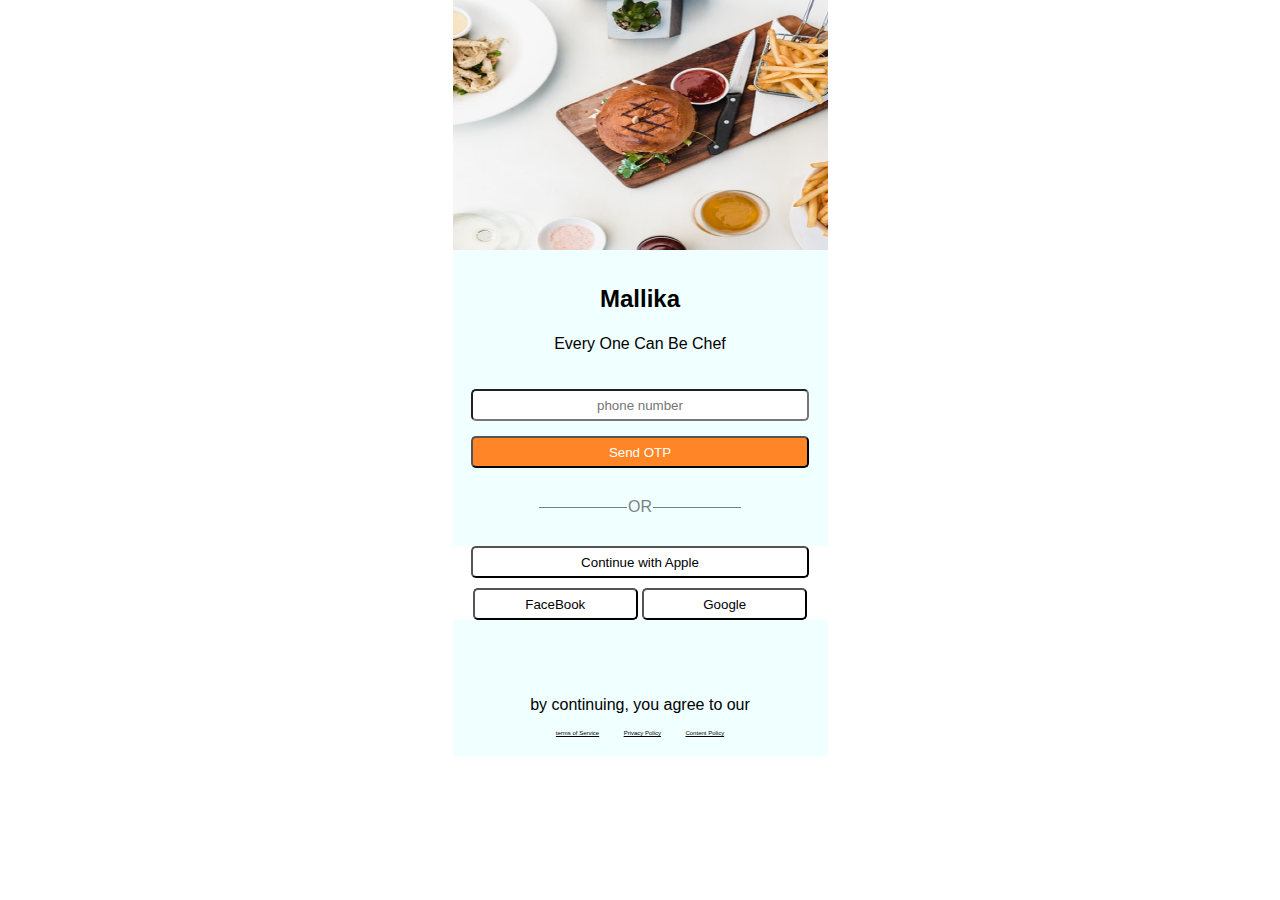
<file: index.html>
<!DOCTYPE html>
<html lang="en">
  <head>
    <meta charset="UTF-8" />
    <link
      rel="stylesheet"
      href="https://cdnjs.cloudflare.com/ajax/libs/font-awesome/4.7.0/css/font-awesome.min.css"
    />
    <meta http-equiv="X-UA-Compatible" content="IE=edge" />
    <meta name="viewport" content="width=device-width, initial-scale=1.0" />
    <link rel="stylesheet" href="style.css" />
    <title>Authnitication Page</title>
  </head>
  <body>
    <div class="container">
      <header>
        <img src="auth.png" alt="Authnitication header image" />
        <h2>Mallika</h2>
        <p>Every One Can Be Chef</p>
      </header>
      <article>
        <form
          id="login"
          onsubmit="process(event)"
          action="/community/community.html"
        >
          <input
            id="phone"
            type="tel"
            name="phone"
            placeholder="phone number"
          />
          <input type="submit" class="btn" value="Send OTP" />
        </form>
        <div class="separator">
          <div class="line"></div>
          <span>OR</span>
          <div class="line"></div>
        </div>
        <div class="buttons">
          <button class="apple">Continue with Apple</button>
          <button class="facebook">FaceBook</button>
          <button class="google">Google</button>
        </div>
      </article>
      <footer>
        <p>by continuing, you agree to our</p>
        <ol>
          <li id="#">terms of Service</li>
          <li id="#">Privacy Policy</li>
          <li id="#">Content Policy</li>
        </ol>
      </footer>
    </div>
  </body>
</html>
</file>
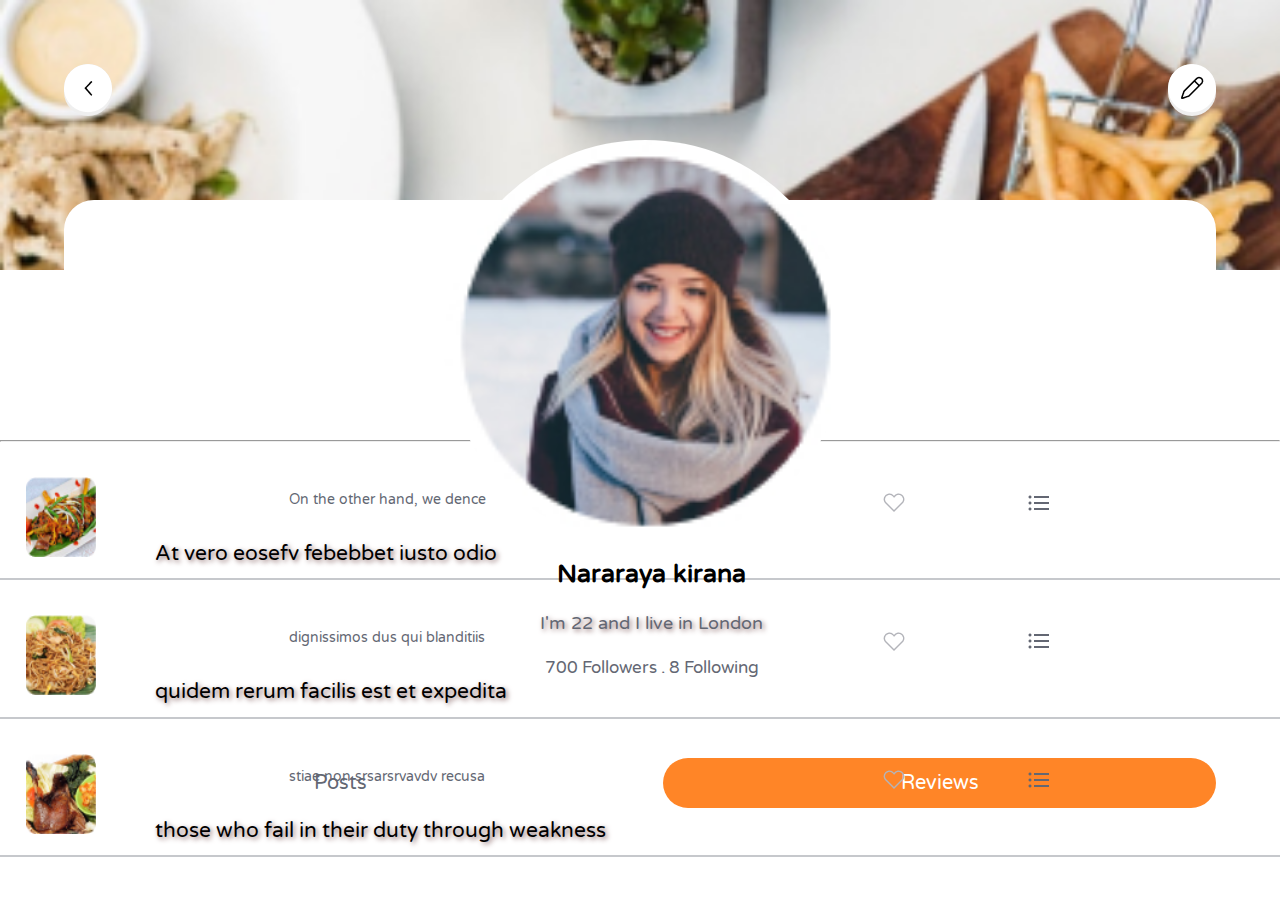
<file: account/account.html>
<!DOCTYPE html>
<html lang="en">
  <head>
    <meta charset="UTF-8" />
    <meta http-equiv="X-UA-Compatible" content="IE=edge" />
    <meta name="viewport" content="width=device-width, initial-scale=1.0" />
    <title>Document</title>
    <link rel="stylesheet" href="/account/account.css" />
    <link
      href="https://fonts.googleapis.com/css2?family=Cormorant+Garamond:ital,wght@1,500&family=Lobster&family=Varela+Round&display=swap"
      rel="stylesheet"
    />
  </head>
  <body>
    <header class="header">
      <div class="btn-header-continar">
        <button class="btn-header">
          <img src="img/back.png" alt="back" />
        </button>
        <button class="btn-header">
          <img src="img/edit.png" alt="edit" />
        </button>
      </div>
    </header>

    <section class="info">
      <figure class="avatar">
        <img src="/account/img/avatar.jpg" alt="Avatar" />
      </figure>

      <div class="name-and-info">
        <p class="name">Nararaya kirana</p>
        <p class="info-personal">I'm 22 and I live in London</p>
        <p class="number-followers">700 Followers . 8 Following</p>
      </div>
      <div class="btn-section1-continar">
        <button class="posts">Posts</button>
        <button class="reviews">Reviews</button>
      </div>
    </section>
    <hr />
    <!--********************start list item ***********************-->
        <!--*****************-->
    <!--********************start item 1***********************-->
    <section class="item">
      <div>
        <img
          id="image-item"
          src="img/item1.jpg"
          alt="item1"
          height="80px"
          width="70px"
        />
      </div>
      <div class="content">
        <div class="top-content">
          <p>On the other hand, we dence</p>
          <div class="button-for-item">
            <button><img src="img/heart.png" alt="" /></button>
            <button><img src="img/icons8-list-24.png" alt="" /></button>
          </div>
        </div>
        <p class="bottom-content">At vero eosefv febebbet iusto odio</p>
      </div>
    </section>
    <!--******************end item 2*************************-->

    <section class="item">
      <div>
        <img
          id="image-item"
          src="img/item2.jpg"
          alt="item1"
          height="80px"
          width="70px"
        />
      </div>
      <div class="content">
        <div class="top-content">
          <p>dignissimos dus qui blanditiis</p>
          <div class="button-for-item">
            <button><img src="img/heart.png" alt="" /></button>
            <button><img src="img/icons8-list-24.png" alt="" /></button>
          </div>
        </div>
        <p class="bottom-content">quidem rerum facilis est et expedita</p>
      </div>
    </section>

    <!--*********************start item 3**********************-->
    <section class="item">
      <div>
        <img
          id="image-item"
          src="img/item3.jpg"
          alt="item1"
          height="80px"
          width="70px"
        />
      </div>
      <div class="content">
        <div class="top-content">
          <p>stiae non srsarsrvavdv recusa</p>
          <div class="button-for-item">
            <button><img src="img/heart.png" alt="" /></button>
            <button><img src="img/icons8-list-24.png" alt="" /></button>
          </div>
        </div>
        <p class="bottom-content">
          those who fail in their duty through weakness
        </p>
      </div>
    </section>
    <!--******************end list item*************************-->
  </body>
</html>
</file>
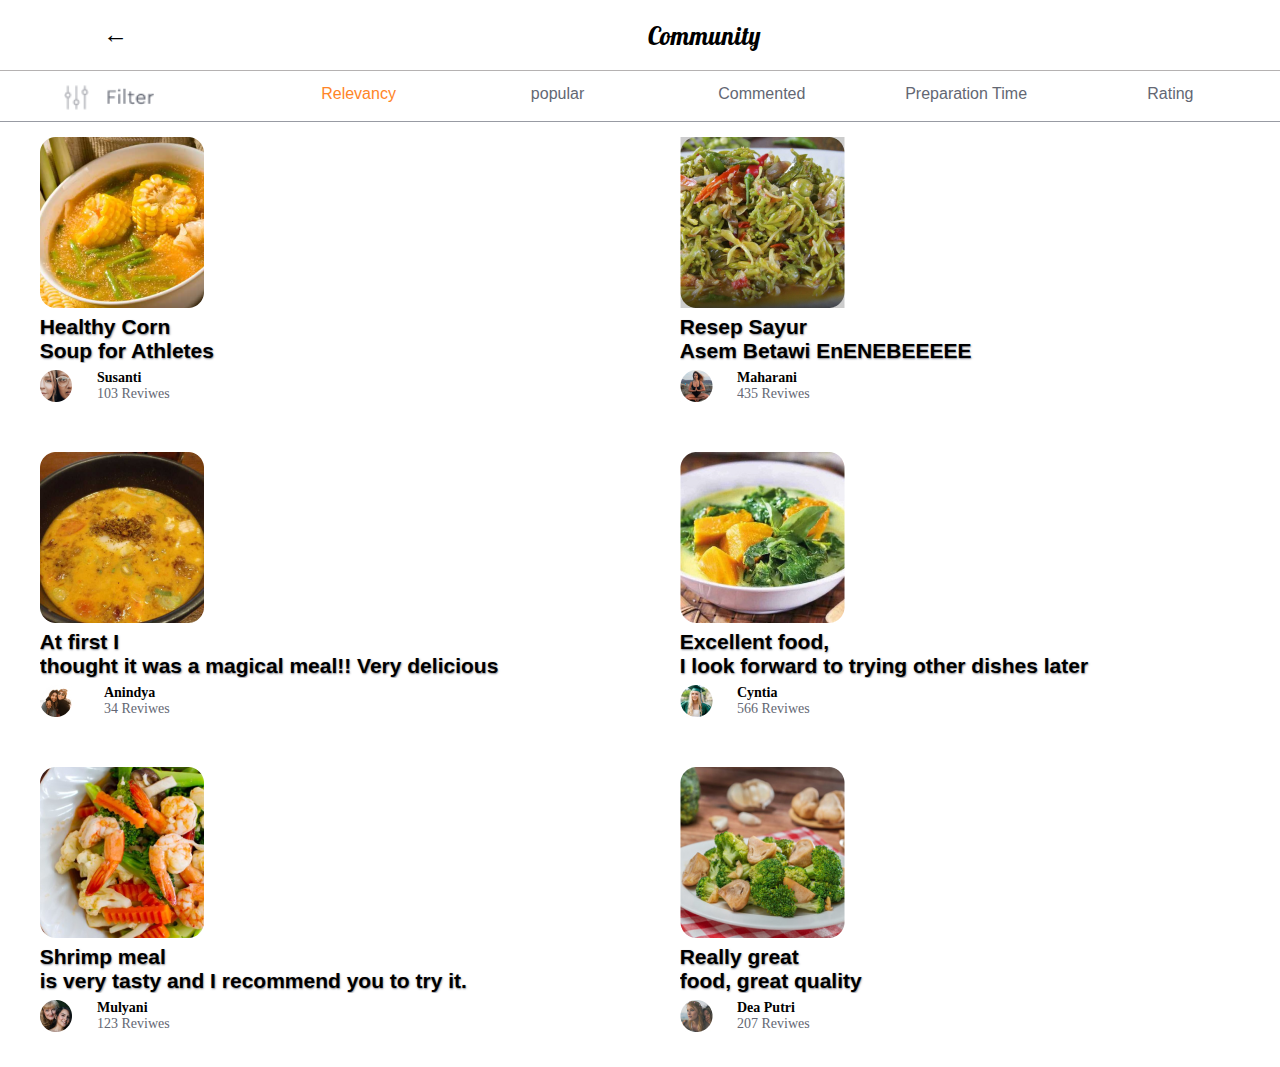
<file: community/community.html>
<!DOCTYPE html>
<html lang="en">
  <head>
    <meta charset="UTF-8" />
    <meta http-equiv="X-UA-Compatible" content="IE=edge" />
    <meta name="viewport" content="width=device-width, initial-scale=1.0" />
    <title>Food App</title>
    <link rel="stylesheet" href="community.css" />
    <link rel="preconnect" href="https://fonts.googleapis.com" />
    <link rel="preconnect" href="https://fonts.gstatic.com" crossorigin />
    <link
      href="https://fonts.googleapis.com/css2?family=Lobster&display=swap"
      rel="stylesheet"
    />
  </head>
  <body>
    <!--Start Header-->
    <header class="header">
      <p class="continer-for-link-a"><a href="/index.html"> &larr; </a></p>
      <p class="header-community">Community</p>
    </header>
    <!--End Header-->
    <!--Start filter-->

    <section class="section-for-filter">
      <nav id="my-filter-container">
        <img
          src="img/icon filter.png"
          alt="img filter"
          class="icon-filter"
          width="90px"
          height="25"
        />
        <button class="btn-on-active" type="button">Relevancy</button>
        <button class="btn" type="button">popular</button>
        <button class="btn" type="button">Commented</button>
        <button class="btn" type="button">Preparation Time</button>
        <button class="btn" type="button">Rating</button>
      </nav>
    </section>
    <!--End Filter-->

    <main>
      <!--**************meal 1**************-->

      <div class="container-for-all-meals">
      <section class="meal-1">
        <figure>
          <a href="/details/details.html">   <img src="img/meal-1.png" alt="meal1" ></a>
         <img class ="heart" src="img/heart.png" alt="heart">
        </figure>
        <p class="meal-name" >
          Healthy Corn <br />
          Soup for Athletes
        </p>

        <div class="reviwes-for-meal">
          <figure class="figure-for-avater-for-reviewer">
            <img class="avater-for-reviewer" src="img/Avatar1.png" alt="avatar" />
          </figure>
          <p class="name-for-reviewer ">Susanti <br /><span class="number-of-reviwes">103 Reviwes<span></p>
        </div>
      </section>
<!--**************meal 2**************-->

<section class="meal-1">

  <figure>
    <img src="img/meal-2.jpg" alt="meal2" >
   <img class ="heart" src="img/heart.png" alt="heart">
  </figure>

  <p class="meal-name" >
    Resep Sayur<br />
    Asem Betawi EnENEBEEEEE
  </p>

  <div class="reviwes-for-meal">
    <figure class="figure-for-avater-for-reviewer">
      <img class="avater-for-reviewer" src="img/Avatar2.jpg" alt="avatar" />
    </figure>
    <p class="name-for-reviewer ">Maharani <br /><span class="number-of-reviwes">435 Reviwes<span></p>
  </div>
</section>

<!--*************meal 3***************-->
<section class="meal-1">
  <figure>
    <img src="img/meal-3.png" alt="meal3" >
  <img class ="heart" src="img/heart.png" alt="heart">
  </figure>
  <p class="meal-name" >
    At first I <br/>
    thought it was a magical meal!! Very delicious
  </p>

  <div class="reviwes-for-meal">
    <figure class="figure-for-avater-for-reviewer">
      <img class="avater-for-reviewer" src="img/Avatar3.jpg" alt="avatar" />
    </figure>
    <p class="name-for-reviewer ">Anindya <br /><span class="number-of-reviwes">34 Reviwes<span></p>
  </div>
</section>
<!--************* meal 4 ***************-->
<section class="meal-1">
  <figure>
    <img src="img/meal-4.png" alt="meal4" >
   <img class ="heart" src="img/heart.png" alt="heart">
  </figure>
  <p class="meal-name" >
    Excellent food,  <br />
    I look forward to trying other dishes later
  </p>

  <div class="reviwes-for-meal">
    <figure class="figure-for-avater-for-reviewer">
      <img class="avater-for-reviewer" src="img/Avatar4.jpg" alt="avatar" />
    </figure>
    <p class="name-for-reviewer ">Cyntia <br /><span class="number-of-reviwes">566 Reviwes<span></p>
  </div>
</section>
<!--************meal 5****************-->
<section class="meal-1">
  <figure>
    <img src="img/meal-5.png" alt="meal5" >
  <img class ="heart" src="img/heart.png" alt="heart">
  </figure>
  <p class="meal-name" >
    Shrimp meal <br />
    is very tasty and I recommend you to try it.
  </p>


  <div class="reviwes-for-meal">
    <figure class="figure-for-avater-for-reviewer">
      <img class="avater-for-reviewer" src="img/Avatar5.jpg" alt="avatar" />
    </figure>
    <p class="name-for-reviewer ">Mulyani <br /><span class="number-of-reviwes">123 Reviwes<span></p>
  </div>
</section>
<!--**************meal 6 **************-->
<section class="meal-1">
  <figure>
    <img src="img/meal-6.png" alt="meal-6" >
  <img class ="heart" src="img/heart.png" alt="heart">
  </figure>
  <p class="meal-name" >
    Really great <br />
   food, great quality
  </p>

  <div class="reviwes-for-meal">
    <figure class="figure-for-avater-for-reviewer">
      <img class="avater-for-reviewer" src="img/Avatar6.jpg" alt="avatar" />
    </figure>
    <p class="name-for-reviewer ">Dea Putri <br /><span class="number-of-reviwes">207 Reviwes<span></p>
  </div>
</section>

    </div>
    </main>
  </body>
</html>
</file>
<file: style.css>
* {
  box-sizing: border-box;
  margin: auto;
  padding: 0;
  font-family: "Varela Round", sans-serif;
}

body {
  /* display: flex; */
  width: 375px;
  height: 812px;
}

.container {
  margin: 0;
  padding: 0;
  width: auto;
  background-color: azure;
}

header {
  text-align: center;
  margin-bottom: 30px;
}

header h2,
p {
  padding: 6px;
  margin-top: 10px;
}
header img {
  margin: 0;
  margin-bottom: 15px;
  width: 375px;
  height: 250px;
}

article {
  text-align: center;
}

form {
  /* display: block; */
  text-align: center;
}
#phone {
  display: block;
  margin: auto;
  margin-bottom: 5px;
  text-align: center;
  width: 90%;
  height: 2rem;
  border-radius: 5px;
}

article .btn {
  text-align: center;
  margin-top: 10px;
  width: 90%;
  height: 2rem;
  color: white;
  background-color: #ff8527;
  border-radius: 5px;
}
hr {
  margin: 50px;
  width: 70%;
}

.separator {
  display: flex;
  align-items: center;
  width: 70%;
  margin: auto;
  padding: 30px;
  opacity: 0.5;
}

.separator span {
  padding: 0 1px; /* creates the space */
}

.separator .line {
  flex: 1;
  height: 1px;
  background-color: #000;
}

.buttons {
  flex-flow: row;
  align-content: center;
  background-color: white;
}

.buttons .apple {
  width: 90%;
  margin-bottom: 10px;
  height: 2rem;
  background-color: white;
  border-radius: 5px;
}

.buttons .google,
.facebook {
  width: 44%;
  height: 2rem;
  background-color: white;
  border-radius: 5px;
}

footer {
  flex-flow: row;
  text-align: center;
  margin-top: 50px;
  padding: 10px;
}

ol {
  flex-flow: row;
  text-align: center;
}

ol li {
  font-size: 6px;
  padding: 10px;
  display: inline-block;
  text-align: center;
  text-decoration: underline;
  cursor: pointer;
}
</file>
<file: account/account.css>
* {
    padding: 0;
    margin: 0;
  }
  
  .header {
    width: 100%;
    height: 270px;
    background-image: url(img/background-header.jpg);
    background-size: cover;
  }
  .btn-header-continar {
    display: flex;
    justify-content: space-between;
    width: 90%;
    padding-top: 5%;
    margin-left: auto;
    margin-right: auto;
  }
  .btn-header-continar button {
    border: none;
    border-radius: 30px;
    overflow: hidden;
  }
  
  section.info {
    width: 90%;
    height: 240px;
    margin-top: -70px;
    margin-left: auto;
    margin-right: auto;
    border-radius: 30px;
    background-color: white;
  }
  .avatar {
    margin-left: 33%;
    width: 100%;
  }
  .avatar img {
    margin-top: -60px;
    width: 35%;
    border-radius: 50%;
  }
  
  section.info p.name {
    margin-left: auto;
    margin-right: auto;
    font-size: 25px;
    font-weight: bold;
    width: 100%;
    text-align: center;
    padding: 1%;
    font-family: "Varela Round", sans-serif;
  }
  section.info p.info-personal {
    font-size: 18px;
    width: 100%;
    margin-left: auto;
    margin-right: auto;
    text-align: center;
    color: #636773;
    text-shadow: 2px 2px 5px rgb(140, 107, 107);
    padding: 1%;
    font-family: "Varela Round", sans-serif;
  }
  
  section.info .number-followers {
    font-size: 17px;
    width: 100%;
    margin-left: auto;
    margin-right: auto;
    text-align: center;
    color: #636773;
    padding: 1%;
    font-family: "Varela Round", sans-serif;
  }
  
  div.btn-section1-continar {
    display: flex;
    justify-content: space-between;
    width: 100%;
    height: 50px;
    margin-left: auto;
    margin-right: auto;
    margin-top: 6%;
  }
  button.posts,
  button.reviews {
    width: 48%;
    border: none;
    border-radius: 100px;
    background-color: #fff;
    color: #636773;
    font-size: 20px;
    font-family: "Varela Round", sans-serif;
  }
  button.reviews {
    background-color: #ff8527;
    color: #fff;
    font-size: 20px;
    font-family: "Varela Round", sans-serif;
  }
  
  button.posts:hover {
    background-color: #ff8527;
    color: #fff;
  }
  button.posts:hover + .reviews {
    background-color: #ffffff;
    color: #ff8527;
  }
  
  /*********************************************/
  section.item {
    display: flex;
    flex-direction: row;
    margin-top: 2%;
    padding-left: 2%;
    border-bottom: #6367735d 2px solid;
  }
  section.item div {
    display: flex;
    justify-content: space-around;
    align-content: center;
    padding-bottom: 1%;
  }
  #image-item {
    margin-top: auto;
    margin-bottom: auto;
  }
  
  .content {
    display: flex;
    flex-direction: column;
    width: 100%;
    padding-left: 2%;
  }
  
  .top-content {
    font-size: 14px;
    color: #636773;
    padding-top: 2%;
    font-family: "Varela Round", sans-serif;
  }
  .button-for-item {
    width: 25%;
  }
  .button-for-item button {
    background: none;
    border: none;
  }
  
  .bottom-content {
    font-size: 21px;
    padding-left: 3%;
    text-shadow: 2px 2px 5px rgb(140, 107, 107);
    font-family: "Varela Round", sans-serif;
  }
  
  @media only screen and (device-width: 820px) and (device-height: 1180px) {
    .btn-header-continar {
      width: 70%;
      padding-top: 5%;
    }
    .btn-header-continar button {
      width: 70px;
      height: 70px;
      border-radius: 30px;
      background-color: white;
      border-radius: 50%;
    }
  
    section.info {
      width: 70%;
      height: 360px;
    }
    .button-for-item {
      width: 15%;
    }
    section.item {
      width: 80%;
      margin-left: auto;
      margin-right: auto;
      border-bottom: #6367735d 2px solid;
    }
  }
  
  @media screen and (min-width: 1400px) and (device-height: 768px) {
    
      .btn-header-continar {
          width: 60%;
          padding-top: 5%;
        }
        .btn-header-continar button {
          width: 85px;
          height: 85px;
          border-radius: 30px;
          background-color: white;
          border-radius: 50%;
        }
    
    
      section.info {
      width: 35%;
      height: 350px;
    }
  
    .button-for-item {
      width: 10%;
    }
    section.item {
      width: 60%;
      margin-left: auto;
      margin-right: auto;
      border-bottom: #6367735d 2px solid;
    }
  }
</file>
<file: community/community.css>
* {
  font-size: 0;
  padding: 0;
  margin: 0;
}
/* start header  ******/
header {
  width: 100%;
  display: flex;
  justify-content: start;
  align-items: center;
  height: 70px;
  border-bottom: 1.5px solid rgb(181, 178, 178);
}

header a {
  font-size: 25px;
  text-decoration: none;
  color: black;
  font-weight: bold;
}
header p.header-community {
  width: 90%;
  text-align: center;
  font-family: "Lobster", cursive;
  color: black;
  font-size: 25px;
}

header p.continer-for-link-a {
  display: inline-block;
  font-size: 20px;
  text-align: end;
  width: 10%;
}
/*** End header***/
#my-filter-container {
  width: 100%;
  height: 50px;
  display: flex;
  justify-content: space-between;
  border-bottom: solid 1px #636773a8;
  overflow-x: auto;
  overflow-y: hidden;
  white-space: nowrap;
}

#my-filter-container img {
  padding-left: 5%;
  padding-right: 5%;
  padding-top: 1.1%;
}
/* ff8527 */
.btn-on-active {
  color: #ff8527;
  padding-left: 2%;
  margin-left: 2%;
}

button {
  font-size: 16px;
  width: 37%;
  height: 50px;
  background-color: white;
  color: #636773;
  text-align: center;
  text-decoration: none;
  border: none;
  padding: 10px 15px 15px 0px;
}
button:hover {
  background-color: #ff85275b;
}
button:active {
  color: black;
}
/********************End Style Filter**************/

/********************start Style meal**************/
div.container-for-all-meals {
  display: flex;
  width: 100%;
  height: 100%;
  direction: row;
  justify-content: space-around;
  align-items: center;
  flex-wrap: wrap;
}
div.container-for-all-meals section {
  margin-top: 15px;
}
section.meal-1 {
  width: 43.8%;
  height: 300px;
}

img.heart {
  border: 2px solid rgb(255, 255, 255);
  margin-top: -30%;
  margin-left: 75%;
}

p.meal-name {
  font-size: 21px;
  font-weight: bold;
  overflow: hidden;
  text-overflow: ellipsis;
  white-space: nowrap;
  font-family: "Varela Round", sans-serif;
  text-shadow: 0.6px 0.6px 1.8px #636773c2;
  padding-top: 7px;
}

div.reviwes-for-meal {
  display: flex;
  align-items: center;
  justify-content: space-between;
  margin-top: 7px;
  width: 130px;
}

figure.figure-for-avater-for-reviewer {
  width: 25%;
}

p.name-for-reviewer {
  font-size: 14px;
  font-weight: bold;
}
span.number-of-reviwes {
  font-size: 14px;
  font-weight: 300;
  color: #636773;
}
/********************End Style meal**************/

/* The page was created by phone first (iphone x)*/

/********************start meadia query (ipad air)**************/

@media only screen and (device-width: 820px) and (device-height: 1180px) {
  .header-community {
    margin-left: -8%;
  }

  .continer-for-link-a a {
    margin-left: 50px;
  }
  div.container-for-all-meals section {
    width: 30%;
    margin-left: -35px;
  }

  img.heart {
    margin-left: 95%;
  }

  .meal-1 figure,
  p.meal-name,
  div.reviwes-for-meal {
    width: 50%;
    margin-left: auto;
    margin-right: auto;
  }
  figure.figure-for-avater-for-reviewer {
    width: 40px;
    margin-left: 0%;
  }
  p.name-for-reviewer {
    width: 80px;
  }
}
/********************end meadia query (ipad air)**************/

/********************start meadia query desktop **************/

@media screen and (min-width: 1400px) and (device-height: 768px) {
  .header-community {
    margin-left: -9%;
  }
  .continer-for-link-a a {
    margin-left: 50px;
  }
  div.container-for-all-meals section {
    align-items: center;
    width: 30%;
    margin-left: -20px;
  }
  img.heart {
    margin-left: -18%;
  }

  .meal-1 figure,
  p.meal-name,
  div.reviwes-for-meal {
    width: 60%;
    margin-left: auto;
    margin-right: auto;
  }
  figure.figure-for-avater-for-reviewer {
    width: 18%;
    margin-left: 0%;
  }
  p.name-for-reviewer {
    width: 82%;
  }
}
/********************end meadia query desktop **************/
</file>
